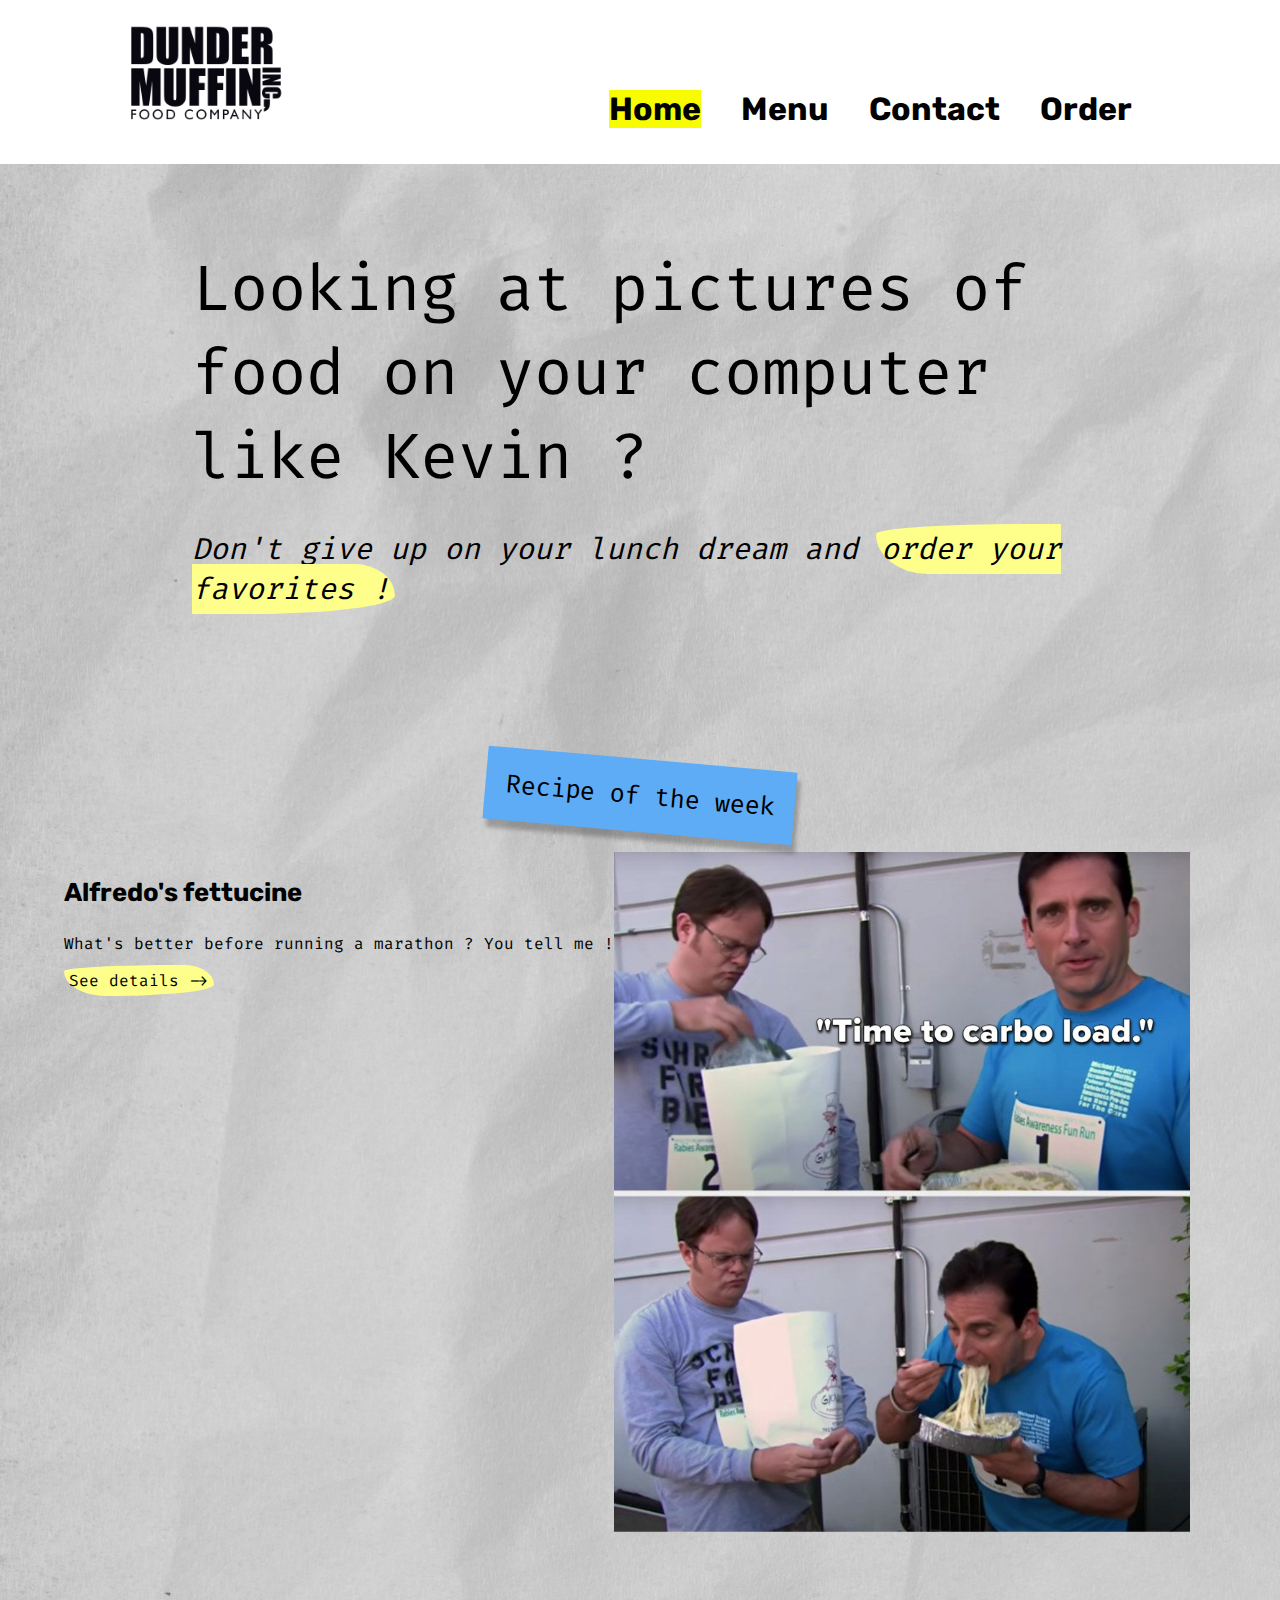
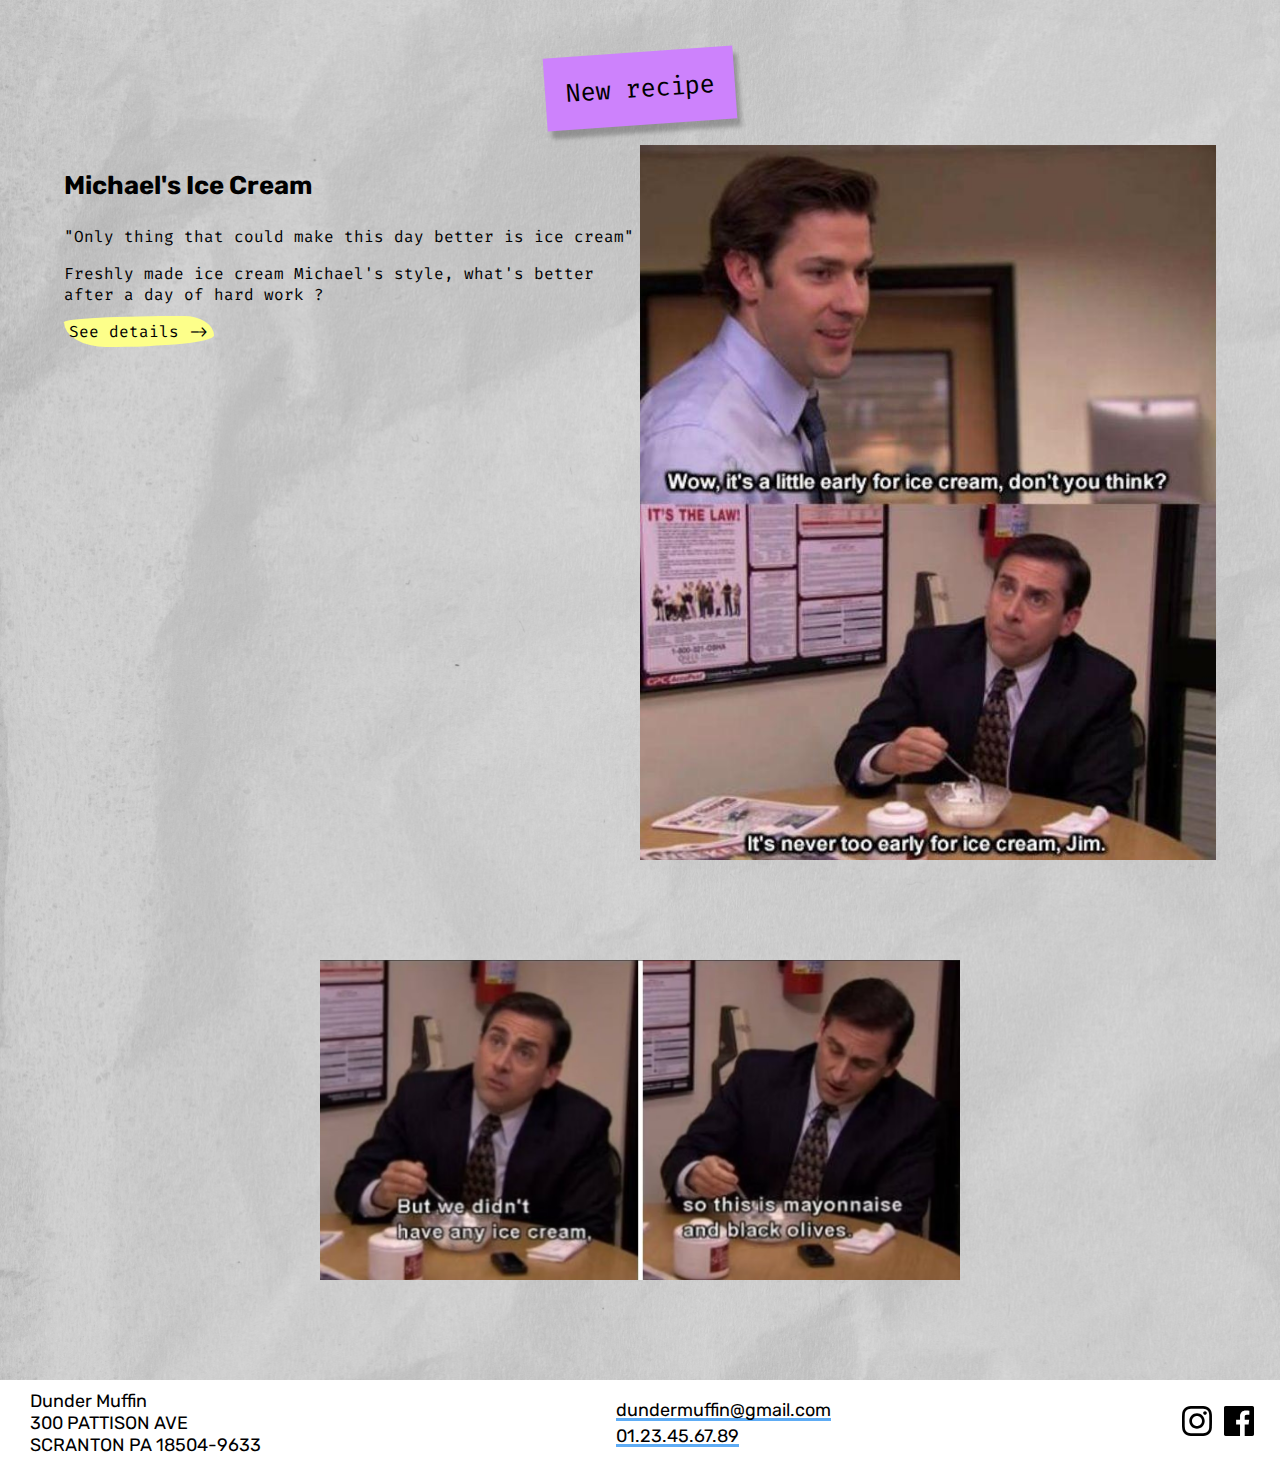
<file: index.html>
<!DOCTYPE html>
<html lang="en">
  <head>
    <meta charset="UTF-8" />
    <meta name="viewport" content="width=device-width, initial-scale=1.0" />
    <link rel="preconnect" href="https://fonts.googleapis.com" />
    <link rel="preconnect" href="https://fonts.gstatic.com" crossorigin />
    <link
      href="https://fonts.googleapis.com/css2?family=Fira+Code:wght@300..700&family=Rubik:ital,wght@0,300..900;1,300..900&display=swap"
      rel="stylesheet"
    />
    <link rel="stylesheet" href="styles/styles.css" />
    <title>Dunder Muffin</title>
    <script type="module" src="script/home/index.js"></script>
  </head>
  <body>
    <header>
      <a href="index.html" id="logo-link"
        ><img class="logo" src="images/logo.png" alt="Logo de Dunder Muffin"
      /></a>
      <nav>
        <ul>
          <li>
            <a href="index.html" class="header-active">Home</a>
          </li>
          <li>
            <a href="menu.html" class="header-unactive">Menu</a>
          </li>
          <li>
            <a href="contact.html" class="header-unactive">Contact</a>
          </li>
          <li>
            <a href="order.html" class="header-unactive">Order</a>
          </li>
        </ul>
      </nav>
    </header>
    <section class="home">
      <h1>Looking at pictures of food on your computer like Kevin ?</h1>
      <p>
        Don't give up on your lunch dream and
        <a href="./menu.html">order your favorites !</a>
      </p>
      <div class="recipe-of-the-week">
        <h2>Recipe of the week</h2>
        <div class="content-wrapper">
          <div class="recipe-text">
            <h3>Alfredo's fettucine</h3>
            <p>What's better before running a marathon ? You tell me !</p>
            <a href="/recipe.html?id=9">See details -></a>
          </div>
          <img src="./images/carbo-load.jpg" />
        </div>
      </div>
      <div class="new-recipe">
        <h2>New recipe</h2>
        <div class="content-wrapper">
          <div class="recipe-text">
            <h3>Michael's Ice Cream</h3>
            <p>"Only thing that could make this day better is ice cream"</p>
            <p>
              Freshly made ice cream Michael's style, what's better after a day
              of hard work ?
            </p>
            <a href="/recipe.html?id=10">See details -></a>
          </div>
          <img src="./images/ice-cream.jpg" />
        </div>
        <img id="mayonnaise" src="./images/mayonnaise.jpg" />
      </div>
    </section>
    <footer>
      <div class="footer-contact">
        <p>Dunder Muffin</p>
        <p>300 PATTISON AVE</p>
        <p>SCRANTON PA 18504-9633</p>
      </div>
      <div class="footer-contact__mail-tel">
        <a href="mailto:dundermuffin@gmail.com">dundermuffin@gmail.com</a>
        <a href="tel:0123456789">01.23.45.67.89</a>
      </div>
      <div class="footer-links">
        <a href="contact.html"><img src="/assets/icon-instagram.svg" /></a>
        <a href="contact.html"><img src="/assets/icon-facebook.svg" /></a>
      </div>
    </footer>
  </body>
</html>
</file>
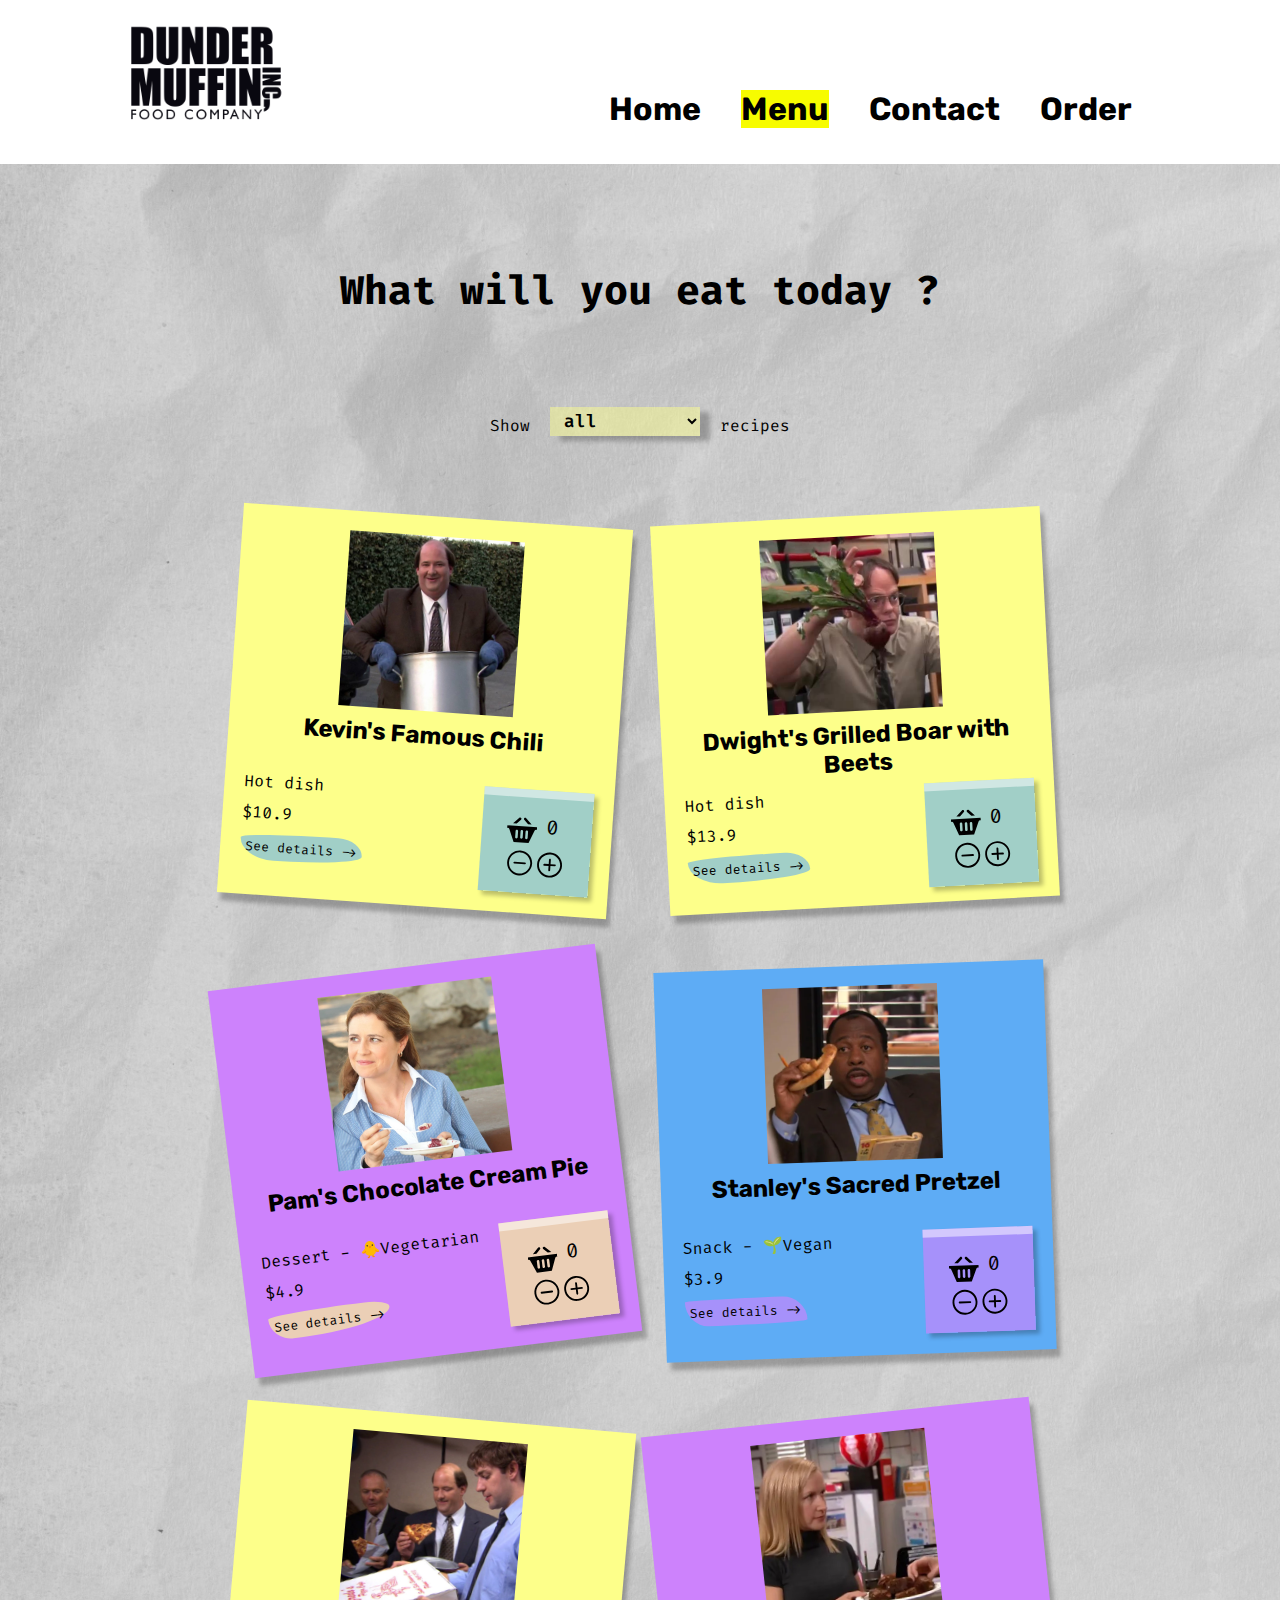
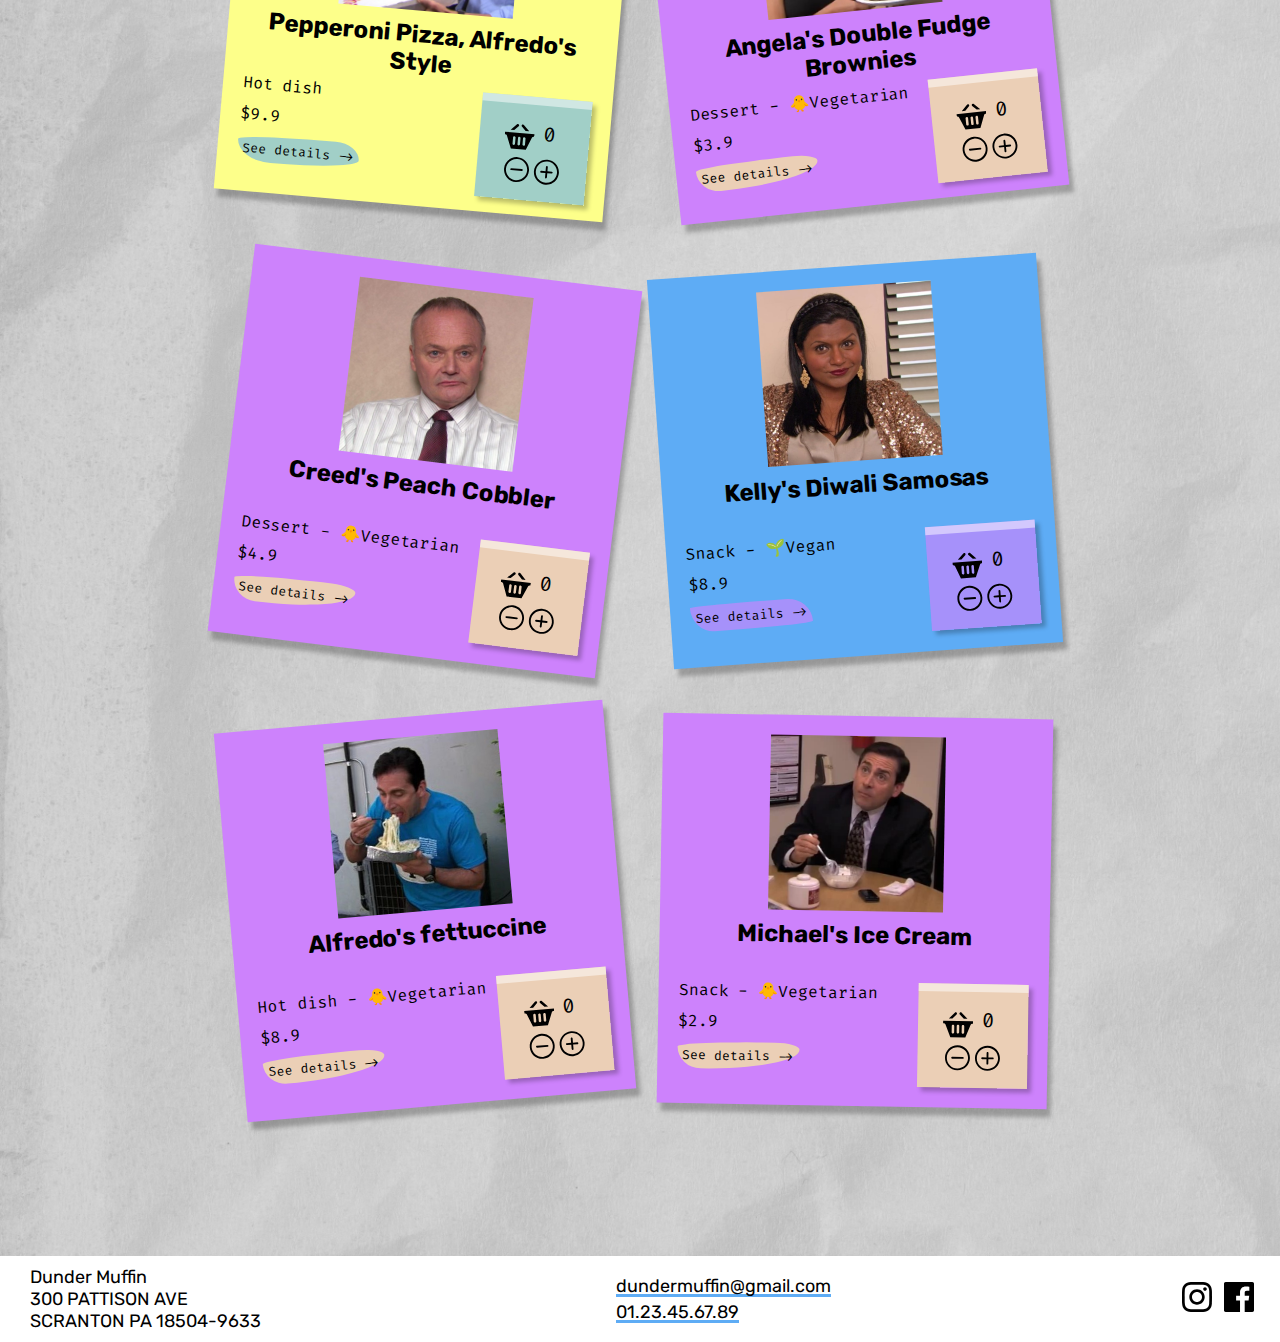
<file: menu.html>
<!DOCTYPE html>
<html lang="en">
  <head>
    <meta charset="UTF-8" />
    <meta name="viewport" content="width=device-width, initial-scale=1.0" />
    <link rel="preconnect" href="https://fonts.googleapis.com" />
    <link rel="preconnect" href="https://fonts.gstatic.com" crossorigin />
    <link
      href="https://fonts.googleapis.com/css2?family=Fira+Code:wght@300..700&family=Rubik:ital,wght@0,300..900;1,300..900&display=swap"
      rel="stylesheet"
    />
    <link rel="stylesheet" href="styles/styles.css" />
    <title>Dunder Muffin - Menu</title>
    <script type="module" src="script/menu/index.js"></script>
  </head>
  <body>
    <header>
      <a href="index.html" id="logo-link"
        ><img class="logo" src="images/logo.png" alt="Logo de Dunder Muffin"
      /></a>
      <nav>
        <ul>
          <li>
            <a href="index.html" class="header-unactive">Home</a>
          </li>
          <li>
            <a href="menu.html" class="header-active">Menu</a>
          </li>
          <li>
            <a href="contact.html" class="header-unactive">Contact</a>
          </li>
          <li>
            <a href="order.html" class="header-unactive">Order</a>
          </li>
        </ul>
      </nav>
    </header>
    <section class="menu">
      <h1>What will you eat today ?</h1>
      <form id="select-filter-form">
        <label for="recipe-filter"
          >Show
          <select name="recipe-filter" id="recipe-filter">
            <option class="yellow-option" value="all">all</option>
            <option class="purple-option" value="vegetarian">vegetarian</option>
            <option class="blue-option" value="vegan">vegan</option>
          </select>
          recipes</label
        >
      </form>
      <div class="card-wrapper"></div>
    </section>
    <footer>
      <div class="footer-contact">
        <p>Dunder Muffin</p>
        <p>300 PATTISON AVE</p>
        <p>SCRANTON PA 18504-9633</p>
      </div>
      <div class="footer-contact__mail-tel">
        <a href="mailto:dundermuffin@gmail.com">dundermuffin@gmail.com</a>
        <a href="tel:0123456789">01.23.45.67.89</a>
      </div>
      <div class="footer-links">
        <a href="contact.html"><img src="/assets/icon-instagram.svg" /></a>
        <a href="contact.html"><img src="/assets/icon-facebook.svg" /></a>
      </div>
    </footer>
  </body>
</html>
</file>
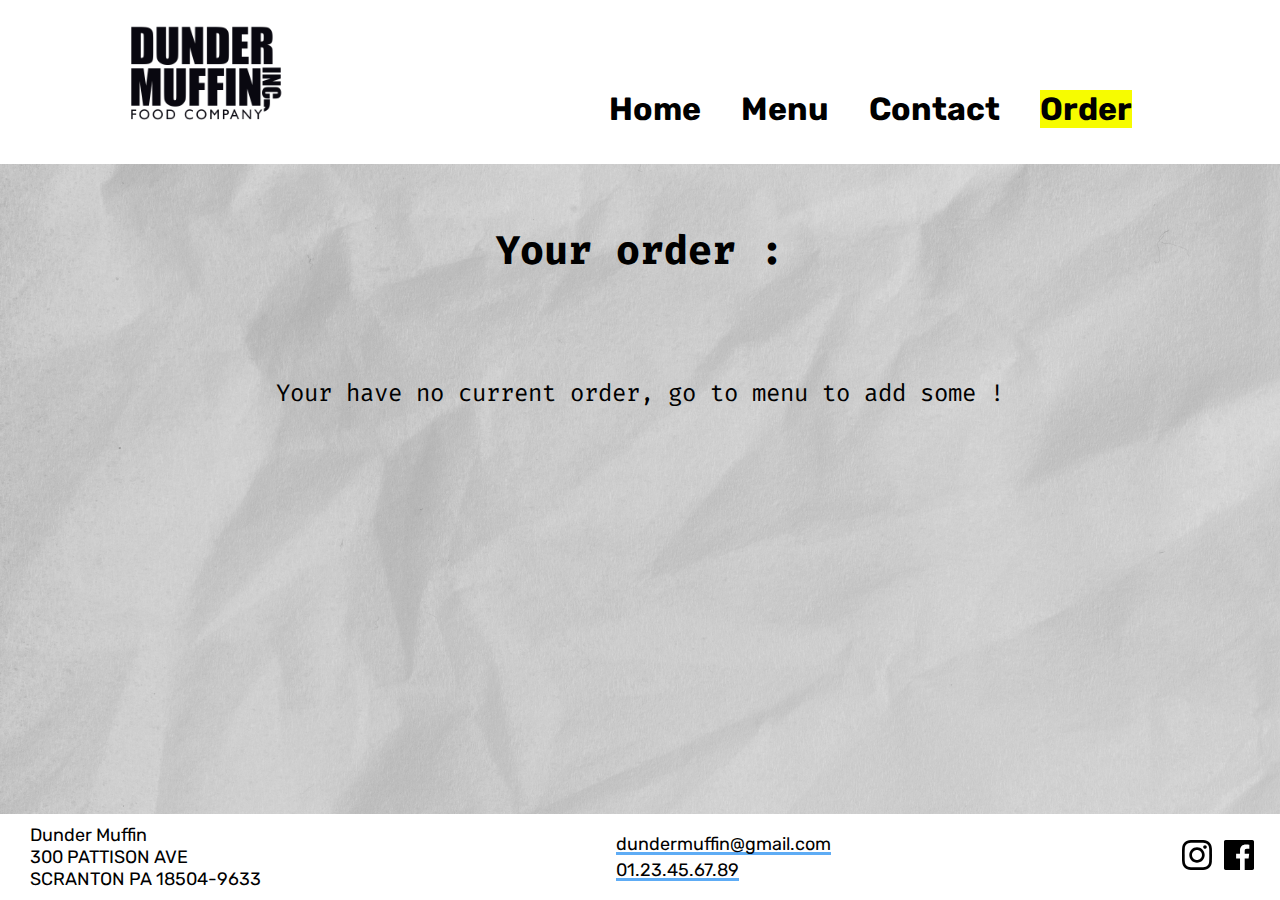
<file: order.html>
<!DOCTYPE html>
<html lang="en">
  <head>
    <meta charset="UTF-8" />
    <meta name="viewport" content="width=device-width, initial-scale=1.0" />
    <link rel="preconnect" href="https://fonts.googleapis.com" />
    <link rel="preconnect" href="https://fonts.gstatic.com" crossorigin />
    <link
      href="https://fonts.googleapis.com/css2?family=Fira+Code:wght@300..700&family=Rubik:ital,wght@0,300..900;1,300..900&display=swap"
      rel="stylesheet"
    />
    <link rel="stylesheet" href="styles/styles.css" />
    <title>Dunder Muffin - Order</title>
    <script type="module" src="script/order/index.js"></script>
  </head>
  <body>
    <header>
      <a href="index.html" id="logo-link"
        ><img class="logo" src="images/logo.png" alt="Logo de Dunder Muffin"
      /></a>
      <nav>
        <ul>
          <li>
            <a href="index.html" class="header-unactive">Home</a>
          </li>
          <li>
            <a href="menu.html" class="header-unactive">Menu</a>
          </li>
          <li>
            <a href="contact.html" class="header-unactive">Contact</a>
          </li>
          <li>
            <a href="order.html" class="header-active">Order</a>
          </li>
        </ul>
      </nav>
    </header>
    <section class="order">
      <h1>Your order :</h1>
      <div class="orders-wrapper"></div>
      <div class="valid-order"></div>
    </section>
    <footer>
      <div class="footer-contact">
        <p>Dunder Muffin</p>
        <p>300 PATTISON AVE</p>
        <p>SCRANTON PA 18504-9633</p>
      </div>
      <div class="footer-contact__mail-tel">
        <a href="mailto:dundermuffin@gmail.com">dundermuffin@gmail.com</a>
        <a href="tel:0123456789">01.23.45.67.89</a>
      </div>
      <div class="footer-links">
        <a href="contact.html"><img src="/assets/icon-instagram.svg" /></a>
        <a href="contact.html"><img src="/assets/icon-facebook.svg" /></a>
      </div>
    </footer>
  </body>
</html>
</file>
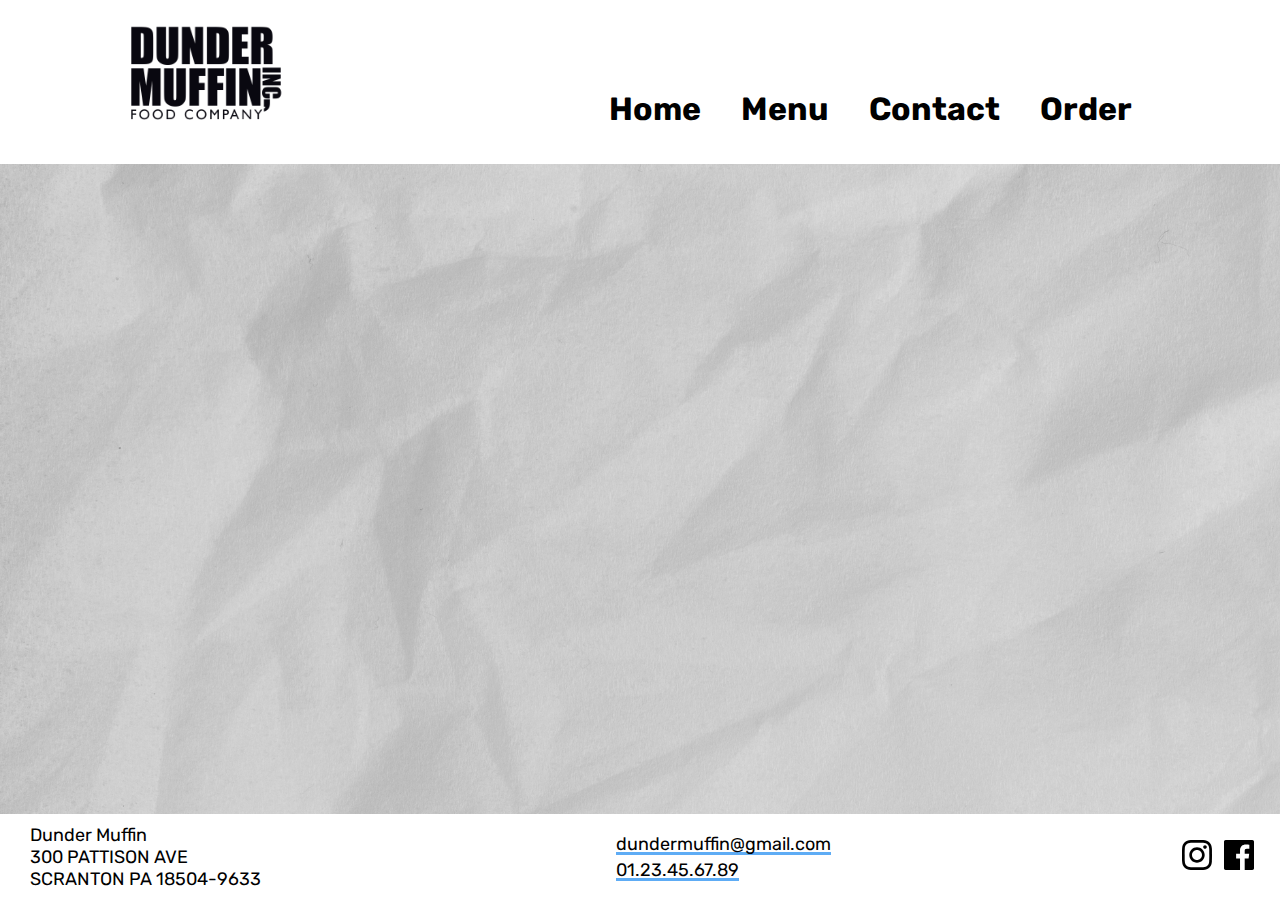
<file: recipe.html>
<!DOCTYPE html>
<html lang="en">
  <head>
    <meta charset="UTF-8" />
    <meta name="viewport" content="width=device-width, initial-scale=1.0" />
    <link rel="preconnect" href="https://fonts.googleapis.com" />
    <link rel="preconnect" href="https://fonts.gstatic.com" crossorigin />
    <link
      href="https://fonts.googleapis.com/css2?family=Fira+Code:wght@300..700&family=Rubik:ital,wght@0,300..900;1,300..900&display=swap"
      rel="stylesheet"
    />
    <link rel="stylesheet" href="styles/styles.css" />
    <title>Dunder Muffin - Recipe</title>
  </head>
  <body>
    <header>
      <a href="index.html" id="logo-link"
        ><img class="logo" src="images/logo.png" alt="Logo de Dunder Muffin"
      /></a>
      <nav>
        <ul>
          <li>
            <a href="index.html" class="header-unactive">Home</a>
          </li>
          <li>
            <a href="menu.html" class="header-unactive">Menu</a>
          </li>
          <li>
            <a href="contact.html" class="header-unactive">Contact</a>
          </li>
          <li>
            <a href="order.html" class="header-unactive">Order</a>
          </li>
        </ul>
      </nav>
    </header>
    <section class="menu">
      <div class="recipe-wrapper"></div>
    </section>
    <footer>
      <div class="footer-contact">
        <p>Dunder Muffin</p>
        <p>300 PATTISON AVE</p>
        <p>SCRANTON PA 18504-9633</p>
      </div>
      <div class="footer-contact__mail-tel">
        <a href="mailto:dundermuffin@gmail.com">dundermuffin@gmail.com</a>
        <a href="tel:0123456789">01.23.45.67.89</a>
      </div>
      <div class="footer-links">
        <a href="contact.html"><img src="/assets/icon-instagram.svg" /></a>
        <a href="contact.html"><img src="/assets/icon-facebook.svg" /></a>
      </div>
    </footer>
  </body>
  <script type="module" src="script/recipe/index.js"></script>
</html>
</file>
<file: styles/styles.css>
/* ----------------- Global style ----------------- */
html,
body {
  margin: 0;
  padding: 0;
  width: 100%;
  height: 100%;
  display: flex;
  min-height: 100vh;
  flex-direction: column;
}

body {
  scrollbar-width: 5px;
  scrollbar-color: #000 #969696;
}

* {
  scrollbar-width: thin;
  scrollbar-color: #0000009a #969696;
}

::-webkit-scrollbar-track {
  background: #969696;
}

::-webkit-scrollbar-thumb {
  background-color: #0000009a;
  border-radius: 5em;
}

::-webkit-scrollbar {
  width: 5px;
  background: transparent;
}

h2,
h1 {
  font-weight: 400;
}

/* ----------------- Header ----------------- */

header {
  width: 80%;
  margin: 15px auto 20px auto;
  display: flex;
  align-items: baseline;
}
.logo-link {
  display: flex;
}
header img {
  width: 160px;
  height: 105px;
  transition: all 300ms ease-in-out;
}
header img:hover {
  transform: scale(0.9);
}
header img:active {
  transform: scale(1.1);
}
header nav {
  flex: 1;
}
ul {
  list-style-type: none;
  display: flex;
  justify-content: end;
}
nav ul li a {
  font-family: 'Rubik', sans-serif;
  font-size: 32px;
  margin: 5px 20px;
  font-weight: bold;
  color: #000;
  text-decoration: none;
}
.header-unactive {
  background: linear-gradient(transparent 50%, #f7fc00 50%);
  background-size: auto 200%;
  transition: all 300ms ease-in-out;
}

.header-unactive:hover {
  background-position-y: 100%;
}

.header-active {
  background: #f7fc00;
}

nav li:active {
  transform: scale(0.9);
}

@media screen and (max-width: 900px) {
  header {
    align-items: center;
    margin: 0px auto;
  }
  nav ul {
    flex-direction: column;
  }
  nav ul li a {
    flex-direction: column;
    font-size: 24px;
  }
  .logo-link {
    width: 110px;
  }
}

/* ----------------- Home page ----------------- */

.home {
  flex: 1;
  background-image: url('../images/texture.jpg');
  background-size: cover;
  padding: 40px 0;
  display: flex;
  flex-direction: column;
  align-items: center;
  font-family: 'Fira Code', monospace;
}
.home h1 {
  font-size: max(64px, 5vw);
  width: 70%;
  margin-bottom: 0;
  @media screen and (max-width: 900px) {
    font-size: 48px;
    width: 90%;
  }
  @media screen and (max-width: 600px) {
    font-size: 34px;
  }
}

.home a {
  padding: 5px;
  margin-bottom: 15px;
  text-decoration: none;
  color: #000;
  background-color: #fdff8a;
  width: fit-content;
  border-radius: 80% 20% 72% 28% / 20% 63% 37% 80%;
  transition: background-color 400ms ease-in,
              font-weight 300ms ease-in-out;
}
.home a:hover{
  background-color: #fcff51;
  font-weight: 600;
}
.home a:active{
  background: #fdff8a;
}
.home img {
  width: 50%;
  @media screen and (max-width: 600px) {
    width: 90%;
  }
}
.content-wrapper {
  width: 90%;
  display: flex;
  flex-direction: row;
  @media screen and (max-width: 600px) {
    flex-direction: column;
    gap: 15px;
    align-items: center;
  }
}
.recipe-of-the-week {
  display: flex;
  flex-direction: column;
  margin-top: 100px;
  align-items: center;
  @media screen and (max-width: 600px) {
    margin-top: 60px;
  }
}
.home h2 {
  padding: 20px;
  background-color: #5eacf5;
  box-shadow: 4px 8px 4px #00000040;
  margin: 20px 0;
  width: fit-content;
  transform: rotate(5deg);
  font-size: max(1.6rem, 1.6vw);
}
.home h3 {
  font-family: 'Rubik';
  font-size: 25px;
  width: fit-content;
  font-size: max(1.6rem, 1.6vw);
}
.new-recipe {
  display: flex;
  flex-direction: column;
  margin-top: 100px;
  align-items: center;
}
.new-recipe h2 {
  background-color: #cd82fc;
  transform: rotate(-4deg);
}
#mayonnaise {
  margin-top: 100px;
  margin-bottom: 60px;
}
.home p,
.home a {
  font-size: max(1rem, 1.2vw);
}
.home > p,
.home > p a {
  font-size: 30px;
  width: 70%;
  font-style: italic;
  @media screen and (max-width: 600px) {
    font-size: 20px;
    margin-top: 0;
  }
}

/* ----------------- Menu page ----------------- */

.menu {
  flex: 1;
  background-image: url('../images/texture.jpg');
  background-size: cover;
  font-family: 'Fira Code', monospace;
  padding: 100px 0;
}

.menu h1 {
  margin: 0 auto;
  padding-bottom: 60px;
  text-align: center;
  font-size: 2.5rem;
  font-weight: bold;
}
.card-wrapper {
  margin: 0 auto;
  padding: 40px 20px;
  display: flex;
  justify-content: center;
  flex-wrap: wrap;
  gap: 40px;
}
#select-filter-form {
  text-align: center;
  width: fit-content;
  margin: 30px auto;
}
label {
  display: flex;
  align-items: end;
}
select {
  padding: 2px 10px;
  font-family: 'Fira Code', monospace;
  font-size: 1.1em;
  border: none;
  box-shadow: 10px 5px 5px #00000040;
  border-radius: 0%;
  background-color: #fff;
  margin: 0 20px;
  font-weight: 600;
  background-color: #b1b1b1;
  cursor: pointer;
}
select:hover {
  outline: #000 solid 3px;
  font-weight: 800;
}
select:active {
  transform: scale(0.95);
}
option {
  font-size: 1.1em;
  font-weight: 400;
  padding: 10px;
}

.yellow-option {
  background: #fdff8a77;
}
.purple-option {
  background-color: #cd82fc77;
}
.blue-option {
  background-color: #5eacf577;
}

/* Recipes cards */
.recipe-card {
  padding: 20px;
  width: 350px;
  height: 350px;
  display: flex;
  flex-direction: column;
  text-align: center;
  background-color: #fdff8a;
  box-shadow: 4px 8px 4px #00000040;
  margin: 10px 0;
}

.recipe-card > img {
  width: 50%;
  align-self: center;
}

.recipe-card h2 {
  margin: 0;
  padding: 10px 0px;
  height: 100px;
  font-family: 'Rubik', sans-serif;
  font-weight: bold;
}
.recipe-card p {
  margin: 0;
  margin-bottom: 10px;
}
.recipe-card a {
  font-family: 'Fira Code', monospace;
  padding: 5px;
  margin-bottom: 15px;
  text-decoration: none;
  color: #000;
  font-size: 0.8rem;
  background-color: #5eacf593;
  width: fit-content;
  border-radius: 80% 20% 72% 28% / 20% 63% 37% 80%;
  transition: transform 200ms ease-in, filter 100ms ease-in-out,
    font-weight 300ms ease-in-out;
}
.recipe-card a:hover {
  transform: translateX(5px);
  font-weight: 600;
  filter: contrast(200%);
}
.recipe-card a:active {
  transform: scale(1.3);
  font-weight: 600;
  filter: contrast(200%);
}
.card-bottom {
  display: flex;
  justify-content: space-between;
  align-items: baseline;
}
.card-infos {
  display: flex;
  flex-direction: column;
  align-items: baseline;
  margin-top: 0;
}
.order-options {
  padding: 15px 15px;
  width: 80px;
  display: flex;
  flex-wrap: wrap;
  border-top: 8px solid #ffffff80;
  align-items: center;
  justify-content: center;
  background-color: #5eacf593;
  box-shadow: 4px 4px 4px #00000040;
  align-self: self-end;
}
.order-options * {
  width: 30px;
}
.order-options p {
  font-size: 20px;
}

/* Recipe details */
.recipe-wrapper {
  display: flex;
  flex-direction: column;
}
.recipe-wrapper div {
  display: grid;
  grid-template-columns: repeat(2, 1fr);
  grid-template-rows: 2fr 2fr 1fr 1fr;
  margin: 0 150px;
  column-gap: 20px;
}
.recipe-wrapper h1 {
  grid-column-start: 2;
  padding: 0;
  margin: 0;
  text-align: left;
  font-size: 2rem;
}
.recipe-wrapper img {
  width: 50%;
  min-width: 300px;
  justify-self: end;
  grid-row: 1 / span4;
}
.recipe-wrapper p {
  padding: 0;
  margin: 0;
}
.recipe-wrapper a {
  font-family: 'Fira Code', monospace;
  text-decoration: none;
  color: #000;
  background-color: #fdff8a;
  width: fit-content;
  height: fit-content;
  align-self: end;
  border-radius: 80% 20% 69% 31% / 32% 92% 8% 68%;
  transition: transform 200ms ease-in, filter 100ms ease-in-out,
    font-weight 300ms ease-in-out;
}
.recipe-wrapper a:hover {
  transform: translateX(-5px);
  font-weight: 600;
  filter: contrast(200%);
}
.recipe-wrapper a:active {
  transform: scale(1.3);
  font-weight: 600;
  filter: contrast(200%);
}

@media screen and (max-width: 900px) {
  .recipe-wrapper div {
    width: 300px;
    display: flex;
    flex-direction: column;
    margin: 20px auto;
  }
  .recipe-wrapper h1 {
    margin-bottom: 20px;
  }
  .recipe-wrapper p {
    margin: 10px 0;
  }
  .recipe-wrapper a {
    margin-top: 10px;
    align-self: start;
  }
}

.order-options img:nth-last-child(-n+2){
  cursor: pointer;
}

.order-options img:nth-last-child(-n+2):active{
  transform: scale(1.1);
}

/* ----------------- Contact Page ----------------- */

.contact {
  flex: 1;
  background-image: url('../images/texture.jpg');
  background-size: cover;
  display: flex;
  align-items: center;
  flex-direction: column;
  padding: 0px 10px;
  font-family: 'Fira Code', monospace;
}
.contact h1,
h2 {
  margin: 0 auto;
  padding: 40px 0px;
  text-align: center;
}
.contact img {
  width: 100%;
  max-width: 700px;
}
.contact-infos {
  padding: 20px 0px;
}
.contact p {
  font-size: 1rem;
  margin: 0;
  text-align: left;
}
.contact-infos a {
  margin: 0;
  margin-bottom: 10px;
  text-decoration: none;
  color: #000;
  background: linear-gradient(transparent 50%, #5eacf5 50%);
  background-size: auto 175%;
  transition: background-position-y 300ms ease-in;
}
.contact-infos a:hover {
  background-position-y: 100%;
}
.contact-infos a:active {
  font-weight: 800;
}

/* Contact Form */

.contact-form {
  width: min(100%, 700px);
  display: flex;
  flex-direction: row;
  flex-wrap: wrap;
  justify-content: space-around;
  padding-bottom: 40px;
}
label {
  display: flex;
}
label p {
  padding-left: 10px;
}
.form-card {
  padding: 30px 20px;
  margin: 20px 50px;
  background-color: #fdff8a;
  border: none;
  box-shadow: 4px 8px 4px #00000040;
  height: 100px;
  width: 150px;
  flex: 30%;
  display: flex;
  flex-direction: column;
}
#form-message {
  height: 200px;
  width: 250px;
}
.contact-form input {
  margin-top: 10px;
  height: 50px;
  background-color: #fdff8a;
  border: 2px dashed #00000040;
}

.contact-form textarea {
  height: 200px;
  margin: 10px;
  background-color: #fdff8a;
  border: 2px dashed #00000040;
}
.contact button {
  width: 200px;
  height: 60px;
  margin: 20px 0px;
  align-self: center;
  padding: 10px 20px;
  border: none;
  border-radius: 5px;
  box-shadow: 4px 8px 4px #00000040;
  cursor: pointer;
  font-family: 'Fira Code', monospace;
  font-size: 1em;
  background: linear-gradient(to right, #fdff8a 5%, #fff 0% 100%);
  background-size: 100%;
  transition: background-size 500ms ease-in-out, transform 300ms ease-in,
    box-shadow 300ms ease-in;
}
.contact button:hover {
  background-size: 2000%;
  transform: translate(-5px, -5px);
  box-shadow: 9px 13px 9px #00000040;
}
.contact button:focus {
  transform: translate(5px, 5px);
  box-shadow: 4px 8px 4px #00000040;
}
.button-holder {
  flex: 100%;
  display: flex;
  justify-content: center;
}
/* ----------------- Order page ----------------- */
.order {
  flex: 1;
  background-image: url('../images/texture.jpg');
  background-size: cover;
  font-family: 'Fira Code', monospace;
  padding: 60px 0;
}

.order h1 {
  margin: 0 auto;
  padding-bottom: 20px;
  text-align: center;
  font-size: 2.5rem;
  font-weight: bold;
}
.orders-wrapper {
  margin: 0 auto;
  padding: 40px 20px;
  display: flex;
  justify-content: center;
  flex-wrap: wrap;
  gap: 40px;
  @media screen and (max-width: 400px) {
    gap: 10px;
  }
}
/* Order cards */

.order-card {
  padding: 30px;
  width: 380px;
  height: 260px;
  text-align: center;
  background-color: #fdff8a;
  box-shadow: 4px 8px 4px #00000040;
  margin: 10px 0;
  display: flex;
  flex-direction: column;
}
@media screen and (max-width: 400px) {
  .order-card {
    padding: 30px 15px;
  }
}
.recipe-infos {
  height: 150px;
  position: relative;
}
.recipe-infos img {
  width: 150px;
  float: inline-start;
  margin-right: 10px;
}
.recipe-infos p {
  text-align: left;
  position: absolute;
  bottom: 0px;
  left: 160px;
  margin: 0;
}
.recipe-infos h2 {
  padding: 0px;
  text-align: left;
  font-size: 22px;
}
@media screen and (max-width: 400px) {
  .recipe-infos h2 {
    font-size: 16px;
  }
  .recipe-infos p {
    font-size: 14px;
  }
}
.mini-postit {
  width: 80%;
  padding: 15px 15px;
  margin: 15px 0px;
  display: flex;
  border-top: 8px solid #ffffff80;
  background-color: #5eacf593;
  box-shadow: 4px 4px 4px #00000040;
  align-self: center;
}
.mini-postit p {
  margin-bottom: 4px;
  padding-left: 10px;
  align-self: flex-end;
}
.basket-wrapper {
  width: 74px;
  display: flex;
  flex-wrap: wrap;
  flex-direction: row;
}
.basket-wrapper > * {
  width: 30px;
  margin: 2px;
}
.basket-wrapper p {
  padding: 0;
  align-self: center;
}
.order-card button {
  cursor: pointer;
}
.order-card button:active {
  transform: scale(1.1);
}

/* Valid order */

.valid-order {
  width: fit-content;
  margin: auto;
}

.valid-order p {
  width: fit-content;
  margin: 10px;
}
.valid-order__bold {
  font-weight: 800;
  text-decoration: underline;
  text-decoration-thickness: 2px;
}
.valid-order button {
  cursor: pointer;
  margin: 20px;
  width: 200px;
  height: 60px;
  border: none;
  font-family: 'Fira Code', monospace;
  font-size: 1em;
  border-radius: 5px;
  box-shadow: 4px 8px 4px #00000040;
  transition: background-size 500ms ease-in-out, transform 300ms ease-in,
    box-shadow 300ms ease-in;
}

.valid-order button:first-of-type {
  background: linear-gradient(to right, #fdff8a 5%, #fff 1% 100%);
  background-size: 100%;
}

.valid-order button:last-of-type {
  background: linear-gradient(to right, #ff9494 5%, #fff 1% 100%);
  background-size: 100%;
}

.valid-order button:hover {
  background-size: 2000%;
  transform: translate(-5px, -5px);
  box-shadow: 9px 13px 9px #00000040;
}
.valid-order button:active {
  transform: translate(5px, 5px);
  box-shadow: 4px 8px 4px #00000040;
}

/* ----------------- Footer ----------------- */

footer {
  background-color: white;
  bottom: 0;
  left: 0;
  width: 100%;
  display: flex;
  flex-wrap: wrap;
  justify-content: space-between;
  box-sizing: border-box;
  padding: 0 20px;
  font-family: 'Rubik', sans-serif;
  font-size: max(15px, 2vmin);
}
footer div {
  display: flex;
  flex-direction: column;
  justify-content: center;
}
.footer-contact {
  padding: 10px;
  min-width: 200px;
  cursor: pointer;
}
footer p {
  margin: 0;
}
footer a {
  margin: -4px;
  text-decoration: none;
  color: #000;
}
.footer-contact__mail-tel a {
  padding: 0;
  margin: 2px 0;
  background: linear-gradient(transparent 50%, #5eacf5 50%);
  background-size: auto 175%;
  transition: background-position-y 300ms ease-in;
  width: fit-content;
}
.footer-contact__mail-tel a:hover {
  background-position-y: 100%;
}
.footer-contact__mail-tel a:active {
  font-weight: 800;
}
.footer-links {
  display: flex;
  flex-direction: row;
  align-items: center;
}
footer a {
  padding: 10px;
}
footer img {
  height: max(max(2vw, 3vh), 30px);
  transition: all 200ms ease-in;
}
footer img:hover {
  transform: scale(0.9);
}
footer img:active {
  transform: scale(1.3);
}
footer .copy-message {
  display: none;
  position: absolute;
  width: 200px;
  background-color: #fdff8a;
  border-radius: 5px;
  padding: 10px 5px;
  font-size: 15px;
  text-align: center;
}
footer .footer-contact:active {
  transform: scale(0.95);
}
</file>
